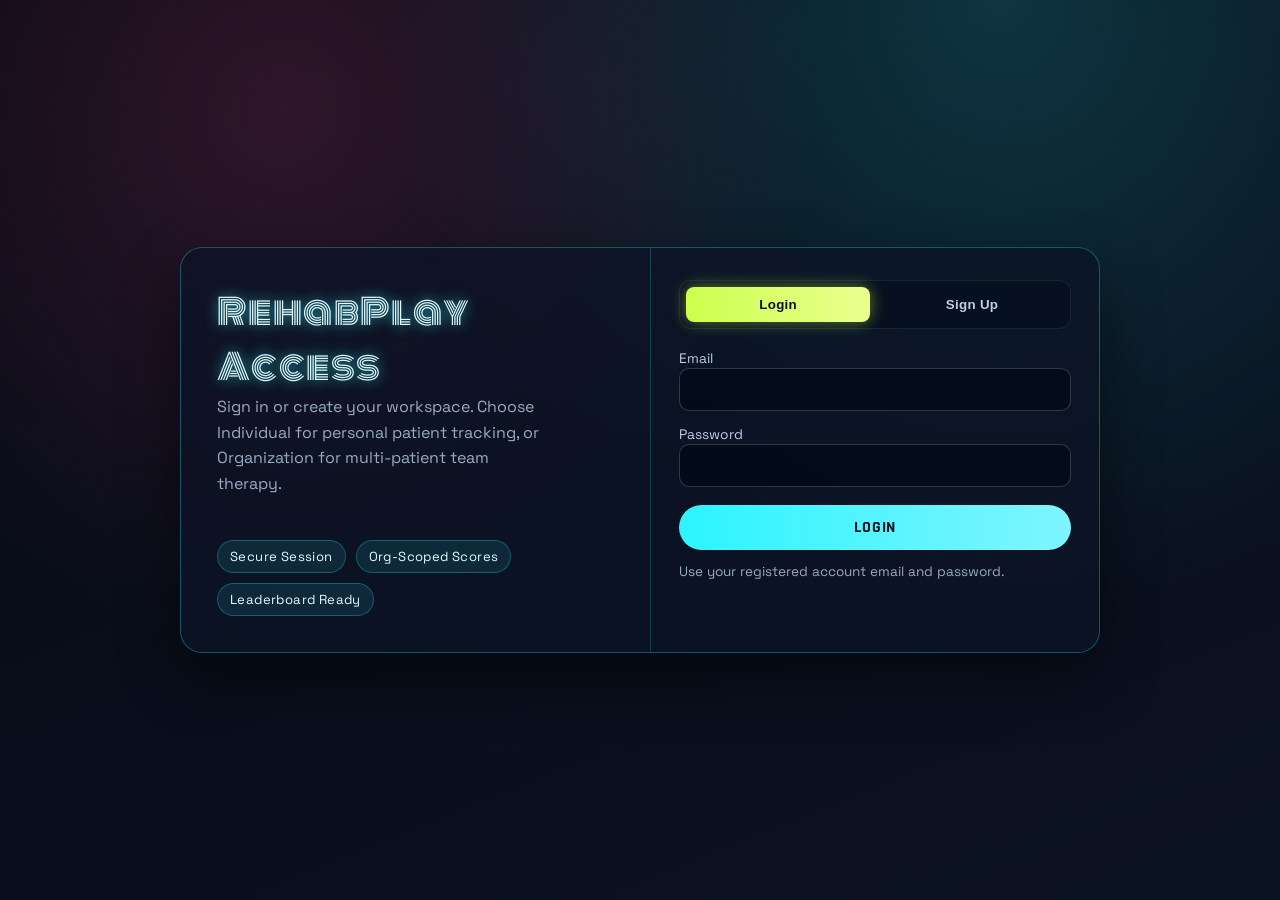
<file: web_platform/auth.html>
<!DOCTYPE html>
<html lang="en">
<head>
    <meta charset="UTF-8">
    <meta name="viewport" content="width=device-width, initial-scale=1.0">
    <title>RehabPlay Access</title>
    <link rel="preconnect" href="https://fonts.googleapis.com">
    <link rel="preconnect" href="https://fonts.gstatic.com" crossorigin>
    <link href="https://fonts.googleapis.com/css2?family=Monoton&family=Rajdhani:wght@500;700&family=Space+Grotesk:wght@400;500;700&display=swap" rel="stylesheet">
    <style>
        :root {
            --bg-1: #050912;
            --bg-2: #0b1222;
            --neon-cyan: #2cf4ff;
            --neon-green: #ccff4d;
            --neon-rose: #ff4f9f;
            --text: #eaf6ff;
            --muted: #98abc0;
            --panel: rgba(12, 20, 38, 0.78);
        }

        * {
            box-sizing: border-box;
            margin: 0;
            padding: 0;
        }

        body {
            min-height: 100vh;
            font-family: 'Space Grotesk', sans-serif;
            color: var(--text);
            background:
                radial-gradient(circle at 22% 12%, rgba(255, 79, 159, 0.16), transparent 42%),
                radial-gradient(circle at 78% 0%, rgba(44, 244, 255, 0.18), transparent 46%),
                linear-gradient(158deg, var(--bg-1), var(--bg-2));
            display: grid;
            place-items: center;
            padding: 24px;
        }

        .shell {
            width: min(920px, 100%);
            display: grid;
            grid-template-columns: 1.05fr 1fr;
            border-radius: 22px;
            overflow: hidden;
            border: 1px solid rgba(44, 244, 255, 0.3);
            box-shadow: 0 26px 60px rgba(0, 0, 0, 0.45);
            background: var(--panel);
            backdrop-filter: blur(10px);
        }

        .brand {
            padding: 36px;
            border-right: 1px solid rgba(44, 244, 255, 0.2);
            display: flex;
            flex-direction: column;
            justify-content: space-between;
            gap: 20px;
        }

        .brand h1 {
            font-family: Monoton, cursive;
            font-weight: 400;
            letter-spacing: 1.4px;
            font-size: clamp(1.5rem, 3.2vw, 2.2rem);
            color: #e4fbff;
            text-shadow: 0 0 14px rgba(44, 244, 255, 0.7);
        }

        .brand p {
            color: var(--muted);
            line-height: 1.6;
            max-width: 34ch;
        }

        .chips {
            display: flex;
            flex-wrap: wrap;
            gap: 10px;
        }

        .chip {
            border: 1px solid rgba(44, 244, 255, 0.26);
            background: rgba(44, 244, 255, 0.1);
            color: #dffcff;
            border-radius: 999px;
            padding: 7px 12px;
            font-size: 0.82rem;
            letter-spacing: 0.4px;
        }

        .panel {
            padding: 32px 28px;
            display: flex;
            flex-direction: column;
            gap: 18px;
        }

        .mode-toggle {
            display: flex;
            gap: 10px;
            background: rgba(5, 13, 27, 0.5);
            padding: 6px;
            border-radius: 12px;
            border: 1px solid rgba(255, 255, 255, 0.08);
        }

        .mode-btn {
            flex: 1;
            border: none;
            border-radius: 8px;
            padding: 10px 12px;
            font-weight: 700;
            letter-spacing: 0.3px;
            color: #bdd0e7;
            background: transparent;
            cursor: pointer;
            transition: 0.2s ease;
        }

        .mode-btn.active {
            color: #081220;
            background: linear-gradient(90deg, var(--neon-green), #ebff8f);
            box-shadow: 0 0 16px rgba(204, 255, 77, 0.45);
        }

        .form {
            display: none;
            gap: 12px;
        }

        .form.active {
            display: grid;
        }

        label {
            font-size: 0.86rem;
            color: #bed0e4;
        }

        input, select {
            width: 100%;
            border-radius: 10px;
            border: 1px solid rgba(255, 255, 255, 0.18);
            background: rgba(3, 10, 22, 0.74);
            color: #e8faff;
            padding: 11px 12px;
            font-family: inherit;
            font-size: 0.95rem;
            outline: none;
        }

        input:focus, select:focus {
            border-color: rgba(44, 244, 255, 0.66);
            box-shadow: 0 0 0 2px rgba(44, 244, 255, 0.16);
        }

        .account-type-wrap {
            display: grid;
            gap: 10px;
        }

        .primary {
            margin-top: 6px;
            border: none;
            border-radius: 999px;
            padding: 12px 18px;
            font-family: Rajdhani, sans-serif;
            font-size: 1rem;
            font-weight: 700;
            letter-spacing: 0.9px;
            text-transform: uppercase;
            color: #081423;
            background: linear-gradient(90deg, var(--neon-cyan), #7ff5ff);
            cursor: pointer;
            transition: transform 0.15s ease;
        }

        .primary:hover {
            transform: translateY(-2px);
        }

        .hint {
            font-size: 0.85rem;
            color: var(--muted);
            line-height: 1.45;
        }

        .feedback {
            min-height: 20px;
            font-size: 0.88rem;
            color: #ffbfcf;
        }

        .feedback.ok {
            color: #baffd6;
        }

        @media (max-width: 860px) {
            .shell {
                grid-template-columns: 1fr;
            }

            .brand {
                border-right: none;
                border-bottom: 1px solid rgba(44, 244, 255, 0.2);
            }
        }
    </style>
</head>
<body>
    <div class="shell">
        <aside class="brand">
            <div>
                <h1>RehabPlay Access</h1>
                <p>Sign in or create your workspace. Choose Individual for personal patient tracking, or Organization for multi-patient team therapy.</p>
            </div>
            <div class="chips">
                <span class="chip">Secure Session</span>
                <span class="chip">Org-Scoped Scores</span>
                <span class="chip">Leaderboard Ready</span>
            </div>
        </aside>

        <section class="panel">
            <div class="mode-toggle">
                <button class="mode-btn" id="loginTab" type="button">Login</button>
                <button class="mode-btn" id="signupTab" type="button">Sign Up</button>
            </div>

            <form class="form" id="loginForm">
                <div>
                    <label for="loginEmail">Email</label>
                    <input id="loginEmail" type="email" required autocomplete="email">
                </div>
                <div>
                    <label for="loginPassword">Password</label>
                    <input id="loginPassword" type="password" required autocomplete="current-password">
                </div>
                <button class="primary" type="submit">Login</button>
                <p class="hint">Use your registered account email and password.</p>
            </form>

            <form class="form" id="signupForm">
                <div>
                    <label for="signupName">Full Name</label>
                    <input id="signupName" type="text" required maxlength="80" autocomplete="name">
                </div>
                <div>
                    <label for="signupEmail">Email</label>
                    <input id="signupEmail" type="email" required autocomplete="email">
                </div>
                <div>
                    <label for="signupPassword">Password</label>
                    <input id="signupPassword" type="password" required minlength="8" autocomplete="new-password">
                </div>
                <div class="account-type-wrap">
                    <div>
                        <label for="accountType">Account Type</label>
                        <select id="accountType">
                            <option value="individual">Individual</option>
                            <option value="organization">Organization</option>
                        </select>
                    </div>
                    <div>
                        <label for="organizationName">Organization Name (required for Organization)</label>
                        <input id="organizationName" type="text" maxlength="80" placeholder="Your clinic or team name">
                    </div>
                </div>
                <button class="primary" type="submit">Create Account</button>
                <p class="hint">For Individual accounts, we auto-create your personal workspace if org name is blank.</p>
            </form>

            <p class="feedback" id="feedback"></p>
        </section>
    </div>

    <script>
        const initialMode = '{{ auth_mode|default("login") }}';
        const loginTab = document.getElementById('loginTab');
        const signupTab = document.getElementById('signupTab');
        const loginForm = document.getElementById('loginForm');
        const signupForm = document.getElementById('signupForm');
        const feedback = document.getElementById('feedback');

        function setMode(mode) {
            const isLogin = mode === 'login';
            loginTab.classList.toggle('active', isLogin);
            signupTab.classList.toggle('active', !isLogin);
            loginForm.classList.toggle('active', isLogin);
            signupForm.classList.toggle('active', !isLogin);
            history.replaceState({}, '', isLogin ? '/login' : '/signup');
            feedback.textContent = '';
            feedback.classList.remove('ok');
        }

        function setFeedback(message, ok) {
            feedback.textContent = message || '';
            feedback.classList.toggle('ok', Boolean(ok));
        }

        async function submitJson(url, payload) {
            const response = await fetch(url, {
                method: 'POST',
                headers: { 'Content-Type': 'application/json' },
                body: JSON.stringify(payload)
            });

            let data = {};
            try {
                data = await response.json();
            } catch (error) {
                data = {};
            }

            if (!response.ok) {
                throw new Error(data.error || 'Request failed');
            }

            return data;
        }

        loginTab.addEventListener('click', () => setMode('login'));
        signupTab.addEventListener('click', () => setMode('signup'));

        loginForm.addEventListener('submit', async (event) => {
            event.preventDefault();
            setFeedback('Signing in...', true);

            try {
                await submitJson('/api/auth/login', {
                    email: document.getElementById('loginEmail').value.trim(),
                    password: document.getElementById('loginPassword').value
                });
                setFeedback('Login successful. Redirecting...', true);
                window.location.assign('/');
            } catch (error) {
                setFeedback(error.message || 'Login failed', false);
            }
        });

        signupForm.addEventListener('submit', async (event) => {
            event.preventDefault();
            setFeedback('Creating account...', true);

            try {
                await submitJson('/api/auth/signup', {
                    full_name: document.getElementById('signupName').value.trim(),
                    email: document.getElementById('signupEmail').value.trim(),
                    password: document.getElementById('signupPassword').value,
                    account_type: document.getElementById('accountType').value,
                    organization_name: document.getElementById('organizationName').value.trim()
                });
                setFeedback('Account created. Redirecting...', true);
                window.location.assign('/');
            } catch (error) {
                setFeedback(error.message || 'Sign up failed', false);
            }
        });

        setMode(initialMode === 'signup' ? 'signup' : 'login');
    </script>
</body>
</html>
</file>
